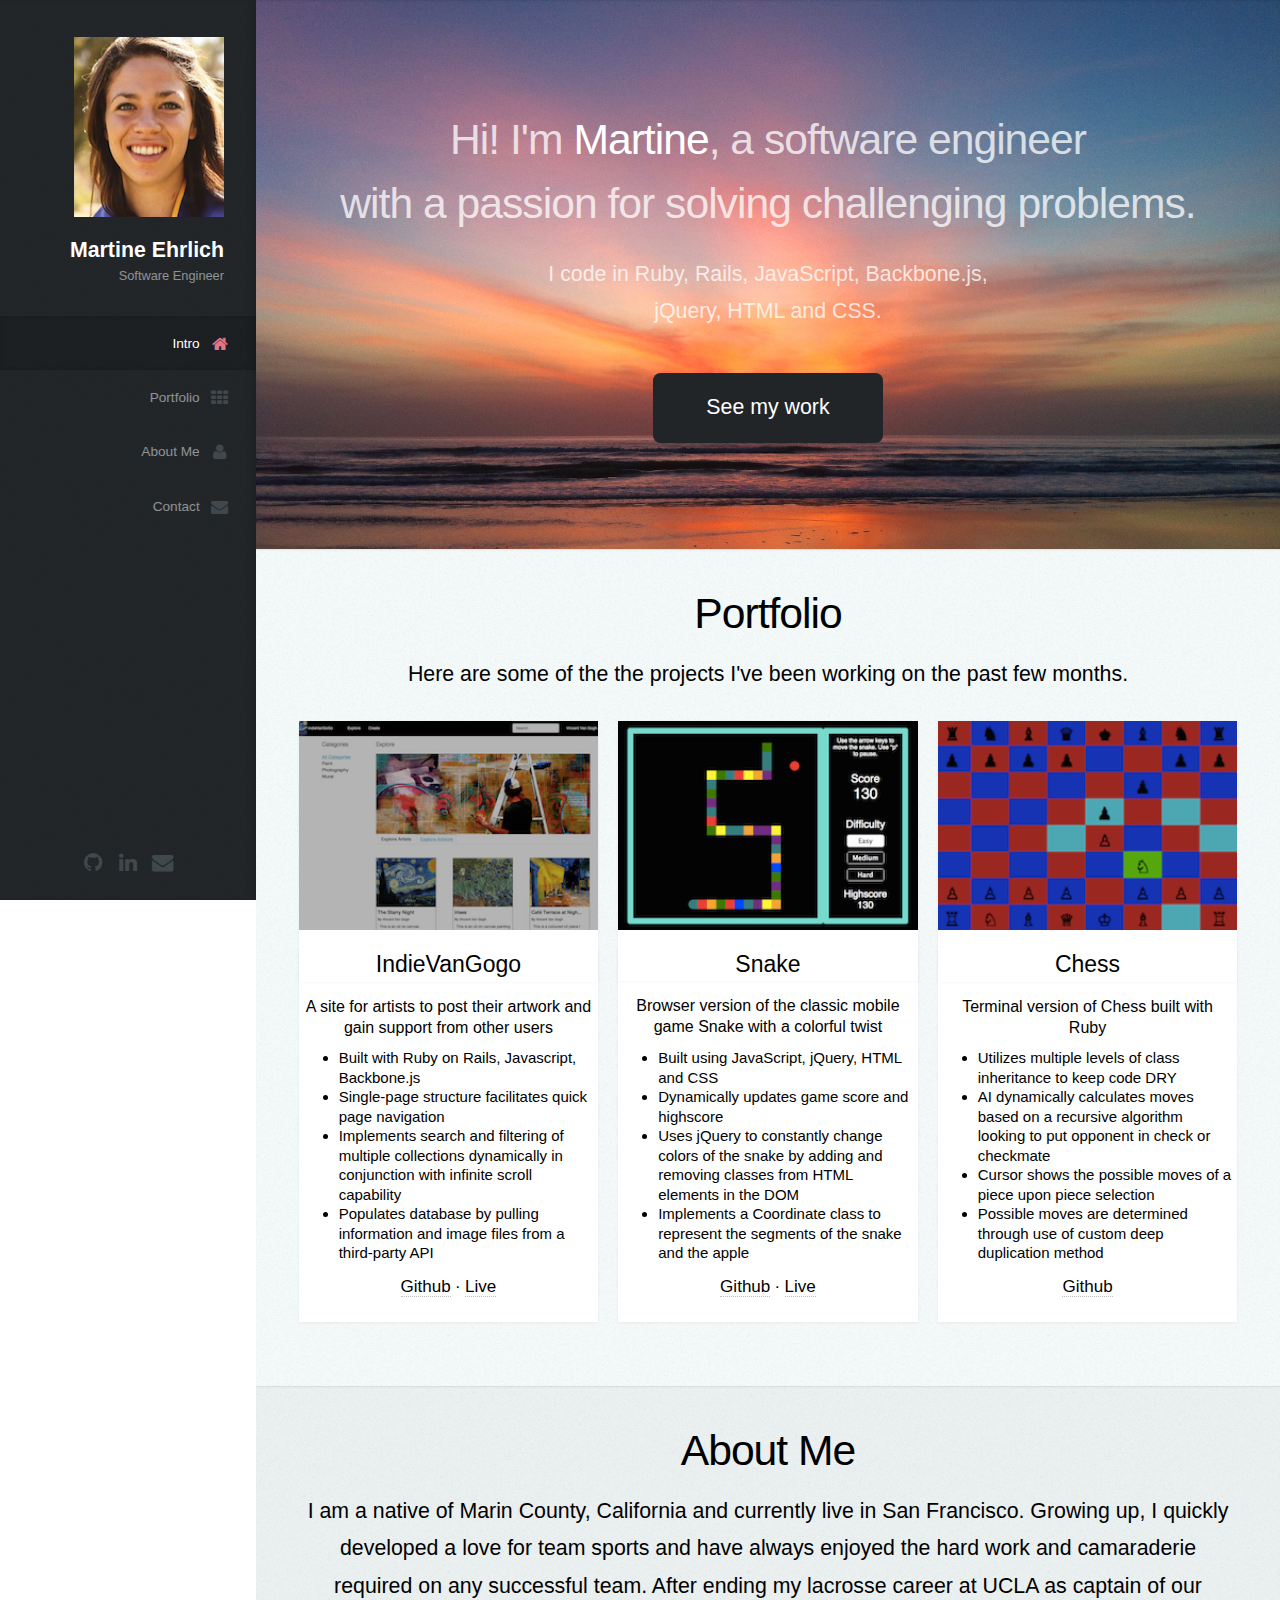
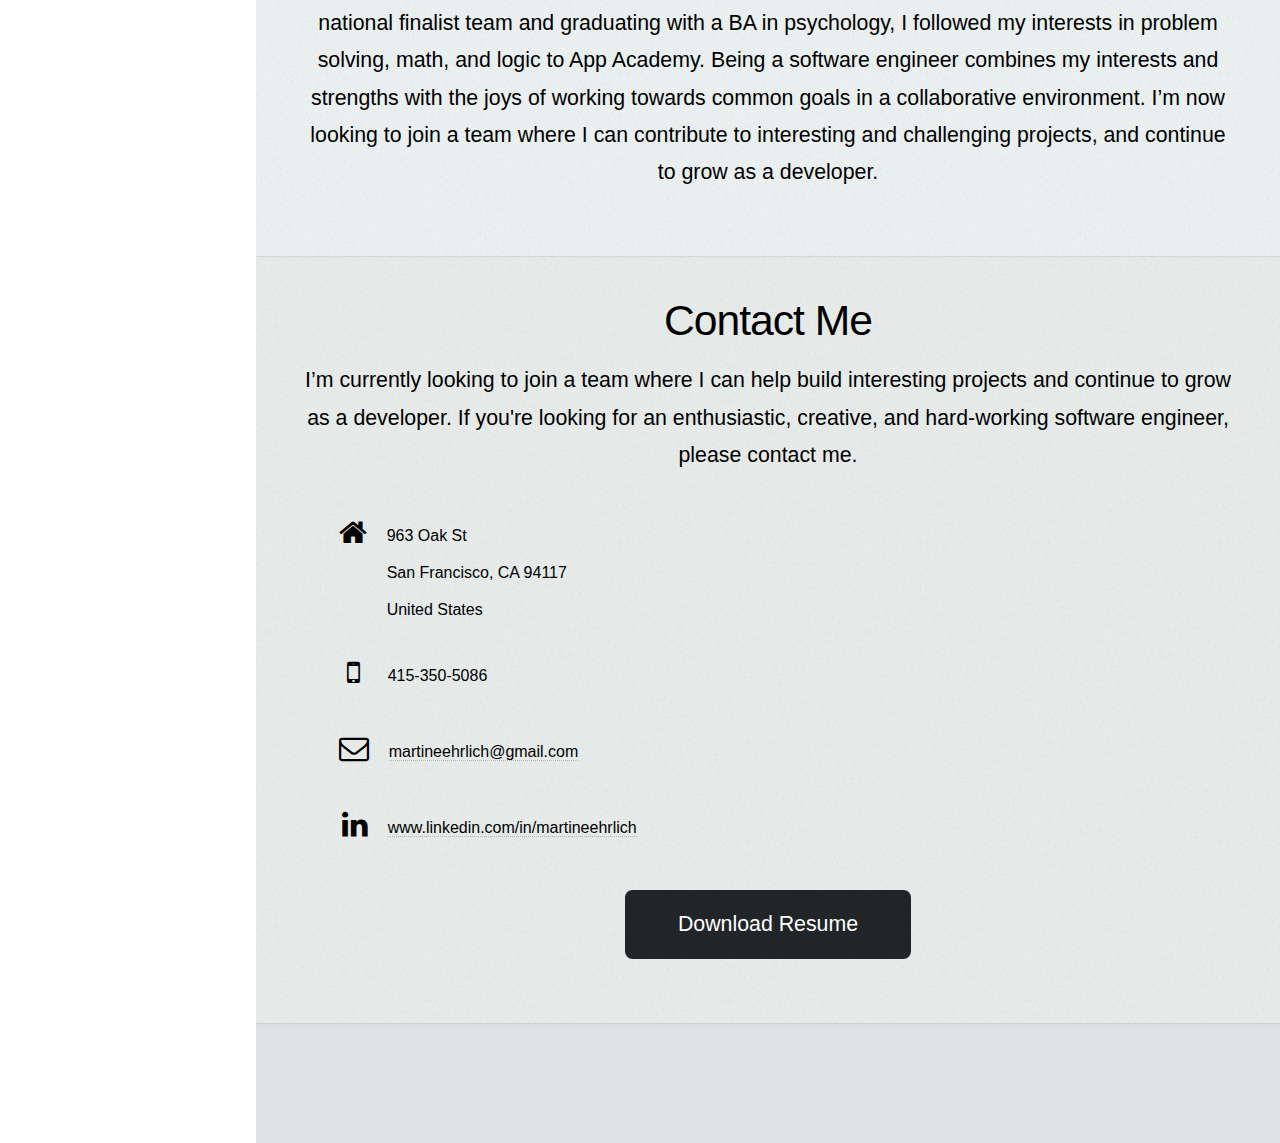
<file: index.html>
<!DOCTYPE HTML>
<!--
	Prologue by HTML5 UP
	html5up.net | @n33co
	Free for personal and commercial use under the CCA 3.0 license (html5up.net/license)
-->
<html>
	<head>
		<title>Martine Ehrlich</title>
		<meta charset="utf-8" />
		<meta name="viewport" content="width=device-width, initial-scale=1" />
		<!--[if lte IE 8]><script src="assets/js/ie/html5shiv.js"></script><![endif]-->
		<link rel="stylesheet" href="assets/css/main.css" />
		<!--[if lte IE 8]><link rel="stylesheet" href="assets/css/ie8.css" /><![endif]-->
		<!--[if lte IE 9]><link rel="stylesheet" href="assets/css/ie9.css" /><![endif]-->
	</head>
	<body>

		<!-- Header -->
			<div id="header">

				<div class="top">

					<!-- Logo -->
						<div id="logo" class="clearfix">
							<span class="image avatar48"><img src="images/profile_picture.png" alt="" /></span>
							<h1 id="title">Martine Ehrlich</h1>
							<p>Software Engineer</p>
						</div>

					<!-- Nav -->
						<nav id="nav">
							<!--

								Prologue's nav expects links in one of two formats:

								1. Hash link (scrolls to a different section within the page)

								   <li><a href="#foobar" id="foobar-link" class="icon fa-whatever-icon-you-want skel-layers-ignoreHref"><span class="label">Foobar</span></a></li>

								2. Standard link (sends the user to another page/site)

								   <li><a href="http://foobar.tld" id="foobar-link" class="icon fa-whatever-icon-you-want"><span class="label">Foobar</span></a></li>

							-->
							<ul>
								<li><a href="#top" id="top-link" class="skel-layers-ignoreHref"><span class="icon fa-home">Intro</span></a></li>
								<li><a href="#portfolio" id="portfolio-link" class="skel-layers-ignoreHref"><span class="icon fa-th">Portfolio</span></a></li>
								<li><a href="#about" id="about-link" class="skel-layers-ignoreHref"><span class="icon fa-user">About Me</span></a></li>
								<li><a href="#contact" id="contact-link" class="skel-layers-ignoreHref"><span class="icon fa-envelope">Contact</span></a></li>
							</ul>
						</nav>

				</div>

				<div class="bottom">

					<!-- Social Icons -->
						<ul class="icons">
							<li><a href="https://github.com/martineehrlich" class="icon fa-github"><span class="label">Github</span></a></li>
							<li><a href="https://www.linkedin.com/in/martineehrlich" class="icon fa-linkedin"><span class="label">LinkedIn</span></a></li>
							<li><a href="mailto:martineehrlich@gmail.com" class="icon fa-envelope"><span class="label">Email</span></a></li>
						</ul>

				</div>

			</div>

		<!-- Main -->
			<div id="main">

				<!-- Intro -->
					<section id="top" class="one dark cover">
						<div class="container">

							<header>
								<h2 class="alt">Hi! I'm <strong>Martine</strong>, a software engineer <br />
								with a passion for solving challenging problems. </h2>
								<p>I code in Ruby, Rails, JavaScript, Backbone.js, <br />
								jQuery, HTML and CSS.</p>
							</header>

							<footer>
								<a href="#portfolio" class="button scrolly">See my work</a>
							</footer>

						</div>
					</section>

				<!-- Portfolio -->
					<section id="portfolio" class="two">
						<div class="container">

							<header>
								<h2 class="portfolio">Portfolio</h2>
							</header>

							<p class="portfolio-header">Here are some of the the projects I've been working on the past few months.</p>

							<div class="row">
								<div class="4u 12u$(mobile)">
									<article class="item">
										<a href="#" class="image fit"><img src="images/indievangogo.png" alt="" /></a>
										<header>
											<h3 class="project-header item">IndieVanGogo</h3>
											<p class="portfolio-text">
												A site for artists to post their artwork and gain support from other users</p>
												<ul class="portfolio-text">
													<li>Built with Ruby on Rails, Javascript, Backbone.js</li>
													<li>Single-page structure facilitates quick page navigation </li>
													<li>Implements search and filtering of multiple collections dynamically in conjunction with infinite scroll capability</li>
													<li>Populates database by pulling information and image files from a third-party API</li>
												</ul>
												<a href="http://github.com/martineehrlich/indieVanGoGo">Github</a> ∙ <a href="http://www.indievangogo.com">Live</a>
										</header>
									</article>
								</div>
								<div class="4u 12u$(mobile)">
									<article class="item">
										<a href="#" class="image fit"><img src="images/snake.png" alt="" /></a>
										<header>
											<h3 class="project-header item">Snake</h3>
											<p class="portfolio-text">
												Browser version of the classic mobile game Snake with a colorful twist</p>
												<ul class="portfolio-text">
													<li>Built using JavaScript, jQuery, HTML and CSS</li>
													<li>Dynamically updates game score and highscore</li>
													<li>Uses jQuery to constantly change colors of the snake by adding and removing classes from HTML elements in the DOM</li>
													<li>Implements a Coordinate class to represent the segments of the snake and the apple</li>
												</ul>
										<a href="http://github.com/martineehrlich/snake">Github</a> ∙ <a href="http://martineehrlich.github.io/snake/html/index.html">Live</a>
										</header>
									</article>
								</div>
								<div class="4u$ 12u$(mobile)">
									<article class="item">
										<a href="#" class="image fit"><img src="images/chess.png" alt="" /></a>
										<header>
											<h3 class="project-header item">Chess</h3>
											<p class="portfolio-text">
												Terminal version of Chess built with Ruby</p>
												<ul class="portfolio-text">
													<li>Utilizes multiple levels of class inheritance to keep code DRY </li>
													<li>AI dynamically calculates moves based on a recursive algorithm looking to put opponent in check or checkmate</li>
													<li>Cursor shows the possible moves of a piece upon piece selection</li>
													<li>Possible moves are determined through use of custom deep duplication method</li>
												</ul>
												<a href="http://github.com/martineehrlich/chess">Github</a>
										</header>
									</article>
								</div>
							</div>

						</div>
					</section>

				<!-- About Me -->
					<section id="about" class="three">
						<div class="container">

							<header>
								<h2 class="portfolio">About Me</h2>
							</header>

							<p class="about-me-paragraph">I am a native of Marin County, California and currently live in San Francisco. Growing up, I quickly developed a love for team sports and have always enjoyed the hard work and camaraderie required on any successful team. After ending my lacrosse career at UCLA as captain of our national finalist team and graduating with a BA in psychology, I followed my interests in problem solving, math, and logic to App Academy. Being a software engineer combines my interests and strengths with the joys of working towards common goals in a collaborative environment. I’m now looking to join a team where I can contribute to interesting and challenging projects, and continue to grow as a developer. </p>
						</div>
					</section>

				<!-- Contact -->
					<section id="contact" class="four">
						<div class="container">

							<header>
								<h2 class="portfolio">Contact Me</h2>
							</header>

							<p>I’m currently looking to join a team where I can help build interesting projects and continue to grow as a developer. If you're looking for an enthusiastic, creative, and hard-working software engineer, please contact me.
							</p>

<div class="12u$ 12u$(small)">
			<ul class="labeled-icons clearfix">
				<li class="contact-info class address">
					<h3 class="contact-info-icon icon fa-home"><span class="label">Address</span></h3>
					963 Oak St<br>
					San Francisco, CA 94117<br>
					United States
				</li>
				<li class="contact-info phone">
				<h3 class="contact-info-icon icon fa-mobile"><span class="label">Phone</span></h3>
					<span class="contact-info phone">415-350-5086</span>
				</li>
				<li class="contact-info">
					<h3 class="contact-info-icon icon fa-envelope-o"><span class="label">Email</span></h3>
					<a href="#">martineehrlich@gmail.com</a>
				</li>
				<li class="contact-info linked">
					<h3 class="contact-info-icon icon fa-linkedin"><span class="label">LinkedIn</span></h3>
					<a href="https://www.linkedin.com/in/martineehrlich">www.linkedin.com/in/martineehrlich</a>
				</li>
			</ul>
			<div>
				<a class="button" href="images/Resume-Martine-Ehrlich.pdf" download="Resume - Martine Ehrlich">Download Resume</a>
			</div>
		</div>
					</section>


			</div>

		<!-- Footer -->
			<div id="footer">

				<!-- Copyright -->

			</div>

		<!-- Scripts -->
			<script src="assets/js/jquery.min.js"></script>
			<script src="assets/js/jquery.scrolly.min.js"></script>
			<script src="assets/js/jquery.scrollzer.min.js"></script>
			<script src="assets/js/skel.min.js"></script>
			<script src="assets/js/util.js"></script>
			<!--[if lte IE 8]><script src="assets/js/ie/respond.min.js"></script><![endif]-->
			<script src="assets/js/main.js"></script>

	</body>
</html>
</file>
<file: assets/css/ie8.css>
/*
	Prologue by HTML5 UP
	html5up.net | @n33co
	Free for personal and commercial use under the CCA 3.0 license (html5up.net/license)
*/

/* Section/Article */

	section > .last-child, section.last-child, article > .last-child, article.last-child {
		margin-bottom: 0;
	}

/* Form */

	form input[type="text"],
	form input[type="email"],
	form input[type="password"],
	form select,
	form textarea {
		-ms-behavior: url("assets/js/ie/PIE.htc");
	}

/* Button */

	input[type="button"],
	input[type="submit"],
	input[type="reset"],
	button,
	.button {
		-ms-behavior: url("assets/js/ie/PIE.htc");
	}

/* Header */

	#nav ul li a {
		color: #888;
	}

		#nav ul li a.active {
			background: #1C2022;
		}

	#headerToggle .toggle {
		background-color: #888;
	}

/* Main */

	#main > section.cover {
		background-position: auto;
		-ms-behavior: url("assets/js/ie/backgroundsize.min.htc");
	}
</file>
<file: assets/css/ie9.css>
/*
	Prologue by HTML5 UP
	html5up.net | @n33co
	Free for personal and commercial use under the CCA 3.0 license (html5up.net/license)
*/

/* Button */

	input[type="button"],
	input[type="submit"],
	input[type="reset"],
	button,
	.button {
		background-image: url("images/ie/grad0-15.svg");
	}
</file>
<file: assets/css/main.css>
@import url("font-awesome.min.css");
@import url("http://fonts.googleapis.com/css?family=Source+Sans+Pro:300,300italic,400,600");

/*
	Prologue by HTML5 UP
	html5up.net | @n33co
	Free for personal and commercial use under the CCA 3.0 license (html5up.net/license)
*/

/* Reset */

	html, body, div, span, applet, object, iframe, h1, h2, h3, h4, h5, h6, p, blockquote, pre, a, abbr, acronym, address, big, cite, code, del, dfn, em, img, ins, kbd, q, s, samp, small, strike, strong, sub, sup, tt, var, b, u, i, center, dl, dt, dd, ol, ul, li, fieldset, form, label, legend, table, caption, tbody, tfoot, thead, tr, th, td, article, aside, canvas, details, embed, figure, figcaption, footer, header, hgroup, menu, nav, output, ruby, section, summary, time, mark, audio, video {
		margin: 0;
		padding: 0;
		border: 0;
		font-size: 100%;
		font: inherit;
		vertical-align: baseline;
	}

	article, aside, details, figcaption, figure, footer, header, hgroup, menu, nav, section {
		display: block;
	}

	h3.project-header.item{
		font-size: 23px;
		margin-bottom: 15px;
	}

	h2.portfolio {
		line-height: 0;
	}

	.about-me-paragraph{
		margin-bottom: 0px;
	}
	p.portfolio-header{
		margin-bottom: 28px
	}

	#logo.clearfix:after{
		content: "";
		display: block;
		clear: both;
	}

	li.contact-info{
		height: 40px;
		position: relative;
		margin-left: 40px;
		margin-top: 36px;
		margin-bottom: 30px;
		text-align: left;
		font-size: 16px;
	}

	span.contact-info.phone{
		margin-left: 8px;
	}

	li.contact-info.phone{
		margin-top: 100px;
		margin-left: 48px;
	}

	.contact-info-icon.icon.fa-home{
		height: 50px;
	}

	li.contact-info.linked{
		margin-left: 43px;
	}

	h3.contact-info-icon.icon{
		position: relative;
		float: left;
		margin-right: 20px;
		margin-bottom: 40px;
	}

	ul.labeled-icons.clearfix::after {
		content: "";
		display: block;
		clear: both;
	}

	ul.labeled-icons.clearfix{
		margin-bottom: 5px;
	}

	body {
		line-height: 1;
	}

	ol, ul {
		list-style: none;
	}

	blockquote, q {
		quotes: none;
	}

	blockquote:before, blockquote:after, q:before, q:after {
		content: '';
		content: none;
	}

	table {
		border-collapse: collapse;
		border-spacing: 0;
	}

	body {
		-webkit-text-size-adjust: none;
	}

/* Box Model */

	*, *:before, *:after {
		-moz-box-sizing: border-box;
		-webkit-box-sizing: border-box;
		box-sizing: border-box;
	}

/* Containers */

	.container {
		margin-left: auto;
		margin-right: auto;
	}

	.container.\31 25\25 {
		width: 100%;
		max-width: 1750px;
		min-width: 1400px;
	}

	.container.\37 5\25 {
		width: 1050px;
	}

	.container.\35 0\25 {
		width: 700px;
	}

	.container.\32 5\25 {
		width: 350px;
	}

	.container {
		width: 1400px;
	}

	@media screen and (min-width: 961px) and (max-width: 1880px) {

		.container.\31 25\25 {
			width: 100%;
			max-width: 1500px;
			min-width: 1200px;
		}

		.container.\37 5\25 {
			width: 900px;
		}

		.container.\35 0\25 {
			width: 600px;
		}

		.container.\32 5\25 {
			width: 300px;
		}

		.container {
			width: 1200px;
		}

	}

	@media screen and (min-width: 961px) and (max-width: 1620px) {

		.container.\31 25\25 {
			width: 100%;
			max-width: 1200px;
			min-width: 960px;
		}

		.container.\37 5\25 {
			width: 720px;
		}

		.container.\35 0\25 {
			width: 480px;
		}

		.container.\32 5\25 {
			width: 240px;
		}

		.container {
			width: 960px;
		}

	}

	@media screen and (min-width: 961px) and (max-width: 1320px) {

		.container.\31 25\25 {
			width: 100%;
			max-width: 125%;
			min-width: 100%;
		}

		.container.\37 5\25 {
			width: 75%;
		}

		.container.\35 0\25 {
			width: 50%;
		}

		.container.\32 5\25 {
			width: 25%;
		}

		.container {
			width: 100%;
		}

	}

	@media screen and (max-width: 960px) {

		.container.\31 25\25 {
			width: 100%;
			max-width: 125%;
			min-width: 100%;
		}

		.container.\37 5\25 {
			width: 75%;
		}

		.container.\35 0\25 {
			width: 50%;
		}

		.container.\32 5\25 {
			width: 25%;
		}

		.container {
			width: 100%;
		}

	}

	@media screen and (max-width: 736px) {

		.container.\31 25\25 {
			width: 100%;
			max-width: 125%;
			min-width: 100%;
		}

		.container.\37 5\25 {
			width: 75%;
		}

		.container.\35 0\25 {
			width: 50%;
		}

		.container.\32 5\25 {
			width: 25%;
		}

		.container {
			width: 100% !important;
		}

	}

/* Grid */

	.row {
		border-bottom: solid 1px transparent;
		-moz-box-sizing: border-box;
		-webkit-box-sizing: border-box;
		box-sizing: border-box;
	}

	.row > * {
		float: left;
		-moz-box-sizing: border-box;
		-webkit-box-sizing: border-box;
		box-sizing: border-box;
	}

	.row:after, .row:before {
		content: '';
		display: block;
		clear: both;
		height: 0;
	}

	.row.uniform > * > :first-child {
		margin-top: 0;
	}

	.row.uniform > * > :last-child {
		margin-bottom: 0;
	}

	.row.\30 \25 > * {
		padding: 0px 0 0 0px;
	}

	.row.\30 \25 {
		margin: 0px 0 -1px 0px;
	}

	.row.uniform.\30 \25 > * {
		padding: 0px 0 0 0px;
	}

	.row.uniform.\30 \25 {
		margin: 0px 0 -1px 0px;
	}

	.row > * {
		padding: 40px 0 0 40px;
	}

	.row {
		margin: -40px 0 -1px -40px;
	}

	.row.uniform > * {
		padding: 40px 0 0 40px;
	}

	.row.uniform {
		margin: -40px 0 -1px -40px;
	}

	.row.\32 00\25 > * {
		padding: 80px 0 0 80px;
	}

	.row.\32 00\25 {
		margin: -80px 0 -1px -80px;
	}

	.row.uniform.\32 00\25 > * {
		padding: 80px 0 0 80px;
	}

	.row.uniform.\32 00\25 {
		margin: -80px 0 -1px -80px;
	}

	.row.\31 50\25 > * {
		padding: 60px 0 0 60px;
	}

	.row.\31 50\25 {
		margin: -60px 0 -1px -60px;
	}

	.row.uniform.\31 50\25 > * {
		padding: 60px 0 0 60px;
	}

	.row.uniform.\31 50\25 {
		margin: -60px 0 -1px -60px;
	}

	.row.\35 0\25 > * {
		padding: 20px 0 0 20px;
	}

	.row.\35 0\25 {
		margin: -20px 0 -1px -20px;
	}

	.row.uniform.\35 0\25 > * {
		padding: 20px 0 0 20px;
	}

	.row.uniform.\35 0\25 {
		margin: -20px 0 -1px -20px;
	}

	.row.\32 5\25 > * {
		padding: 10px 0 0 10px;
	}

	.row.\32 5\25 {
		margin: -10px 0 -1px -10px;
	}

	.row.uniform.\32 5\25 > * {
		padding: 10px 0 0 10px;
	}

	.row.uniform.\32 5\25 {
		margin: -10px 0 -1px -10px;
	}

	.\31 2u, .\31 2u\24 {
		width: 100%;
		clear: none;
		margin-left: 0;
	}

	.\31 1u, .\31 1u\24 {
		width: 91.6666666667%;
		clear: none;
		margin-left: 0;
	}

	.\31 0u, .\31 0u\24 {
		width: 83.3333333333%;
		clear: none;
		margin-left: 0;
	}

	.\39 u, .\39 u\24 {
		width: 75%;
		clear: none;
		margin-left: 0;
	}

	.\38 u, .\38 u\24 {
		width: 66.6666666667%;
		clear: none;
		margin-left: 0;
	}

	.\37 u, .\37 u\24 {
		width: 58.3333333333%;
		clear: none;
		margin-left: 0;
	}

	.\36 u, .\36 u\24 {
		width: 50%;
		clear: none;
		margin-left: 0;
	}

	.\35 u, .\35 u\24 {
		width: 41.6666666667%;
		clear: none;
		margin-left: 0;
	}

	.\34 u, .\34 u\24 {
		width: 33.3333333333%;
		clear: none;
		margin-left: 0;
	}

	.\33 u, .\33 u\24 {
		width: 25%;
		clear: none;
		margin-left: 0;
	}

	.\32 u, .\32 u\24 {
		width: 16.6666666667%;
		clear: none;
		margin-left: 0;
	}

	.\31 u, .\31 u\24 {
		width: 8.3333333333%;
		clear: none;
		margin-left: 0;
	}

	.\31 2u\24 + *,
	.\31 1u\24 + *,
	.\31 0u\24 + *,
	.\39 u\24 + *,
	.\38 u\24 + *,
	.\37 u\24 + *,
	.\36 u\24 + *,
	.\35 u\24 + *,
	.\34 u\24 + *,
	.\33 u\24 + *,
	.\32 u\24 + *,
	.\31 u\24 + * {
		clear: left;
	}

	.\-11u {
		margin-left: 91.66667%;
	}

	.\-10u {
		margin-left: 83.33333%;
	}

	.\-9u {
		margin-left: 75%;
	}

	.\-8u {
		margin-left: 66.66667%;
	}

	.\-7u {
		margin-left: 58.33333%;
	}

	.\-6u {
		margin-left: 50%;
	}

	.\-5u {
		margin-left: 41.66667%;
	}

	.\-4u {
		margin-left: 33.33333%;
	}

	.\-3u {
		margin-left: 25%;
	}

	.\-2u {
		margin-left: 16.66667%;
	}

	.\-1u {
		margin-left: 8.33333%;
	}

	@media screen and (min-width: 961px) and (max-width: 1880px) {

		.row > * {
			padding: 40px 0 0 40px;
		}

		.row {
			margin: -40px 0 -1px -40px;
		}

		.row.uniform > * {
			padding: 40px 0 0 40px;
		}

		.row.uniform {
			margin: -40px 0 -1px -40px;
		}

		.row.\32 00\25 > * {
			padding: 80px 0 0 80px;
		}

		.row.\32 00\25 {
			margin: -80px 0 -1px -80px;
		}

		.row.uniform.\32 00\25 > * {
			padding: 80px 0 0 80px;
		}

		.row.uniform.\32 00\25 {
			margin: -80px 0 -1px -80px;
		}

		.row.\31 50\25 > * {
			padding: 60px 0 0 60px;
		}

		.row.\31 50\25 {
			margin: -60px 0 -1px -60px;
		}

		.row.uniform.\31 50\25 > * {
			padding: 60px 0 0 60px;
		}

		.row.uniform.\31 50\25 {
			margin: -60px 0 -1px -60px;
		}

		.row.\35 0\25 > * {
			padding: 20px 0 0 20px;
		}

		.row.\35 0\25 {
			margin: -20px 0 -1px -20px;
		}

		.row.uniform.\35 0\25 > * {
			padding: 20px 0 0 20px;
		}

		.row.uniform.\35 0\25 {
			margin: -20px 0 -1px -20px;
		}

		.row.\32 5\25 > * {
			padding: 10px 0 0 10px;
		}

		.row.\32 5\25 {
			margin: -10px 0 -1px -10px;
		}

		.row.uniform.\32 5\25 > * {
			padding: 10px 0 0 10px;
		}

		.row.uniform.\32 5\25 {
			margin: -10px 0 -1px -10px;
		}

		.\31 2u\28wide\29, .\31 2u\24\28wide\29 {
			width: 100%;
			clear: none;
			margin-left: 0;
		}

		.\31 1u\28wide\29, .\31 1u\24\28wide\29 {
			width: 91.6666666667%;
			clear: none;
			margin-left: 0;
		}

		.\31 0u\28wide\29, .\31 0u\24\28wide\29 {
			width: 83.3333333333%;
			clear: none;
			margin-left: 0;
		}

		.\39 u\28wide\29, .\39 u\24\28wide\29 {
			width: 75%;
			clear: none;
			margin-left: 0;
		}

		.\38 u\28wide\29, .\38 u\24\28wide\29 {
			width: 66.6666666667%;
			clear: none;
			margin-left: 0;
		}

		.\37 u\28wide\29, .\37 u\24\28wide\29 {
			width: 58.3333333333%;
			clear: none;
			margin-left: 0;
		}

		.\36 u\28wide\29, .\36 u\24\28wide\29 {
			width: 50%;
			clear: none;
			margin-left: 0;
		}

		.\35 u\28wide\29, .\35 u\24\28wide\29 {
			width: 41.6666666667%;
			clear: none;
			margin-left: 0;
		}

		.\34 u\28wide\29, .\34 u\24\28wide\29 {
			width: 33.3333333333%;
			clear: none;
			margin-left: 0;
		}

		.\33 u\28wide\29, .\33 u\24\28wide\29 {
			width: 25%;
			clear: none;
			margin-left: 0;
		}

		.\32 u\28wide\29, .\32 u\24\28wide\29 {
			width: 16.6666666667%;
			clear: none;
			margin-left: 0;
		}

		.\31 u\28wide\29, .\31 u\24\28wide\29 {
			width: 8.3333333333%;
			clear: none;
			margin-left: 0;
		}

		.\31 2u\24\28wide\29 + *,
		.\31 1u\24\28wide\29 + *,
		.\31 0u\24\28wide\29 + *,
		.\39 u\24\28wide\29 + *,
		.\38 u\24\28wide\29 + *,
		.\37 u\24\28wide\29 + *,
		.\36 u\24\28wide\29 + *,
		.\35 u\24\28wide\29 + *,
		.\34 u\24\28wide\29 + *,
		.\33 u\24\28wide\29 + *,
		.\32 u\24\28wide\29 + *,
		.\31 u\24\28wide\29 + * {
			clear: left;
		}

		.\-11u\28wide\29 {
			margin-left: 91.66667%;
		}

		.\-10u\28wide\29 {
			margin-left: 83.33333%;
		}

		.\-9u\28wide\29 {
			margin-left: 75%;
		}

		.\-8u\28wide\29 {
			margin-left: 66.66667%;
		}

		.\-7u\28wide\29 {
			margin-left: 58.33333%;
		}

		.\-6u\28wide\29 {
			margin-left: 50%;
		}

		.\-5u\28wide\29 {
			margin-left: 41.66667%;
		}

		.\-4u\28wide\29 {
			margin-left: 33.33333%;
		}

		.\-3u\28wide\29 {
			margin-left: 25%;
		}

		.\-2u\28wide\29 {
			margin-left: 16.66667%;
		}

		.\-1u\28wide\29 {
			margin-left: 8.33333%;
		}

	}

	@media screen and (min-width: 961px) and (max-width: 1620px) {

		.row > * {
			padding: 40px 0 0 40px;
		}

		.row {
			margin: -40px 0 -1px -40px;
		}

		.row.uniform > * {
			padding: 40px 0 0 40px;
		}

		.row.uniform {
			margin: -40px 0 -1px -40px;
		}

		.row.\32 00\25 > * {
			padding: 80px 0 0 80px;
		}

		.row.\32 00\25 {
			margin: -80px 0 -1px -80px;
		}

		.row.uniform.\32 00\25 > * {
			padding: 80px 0 0 80px;
		}

		.row.uniform.\32 00\25 {
			margin: -80px 0 -1px -80px;
		}

		.row.\31 50\25 > * {
			padding: 60px 0 0 60px;
		}

		.row.\31 50\25 {
			margin: -60px 0 -1px -60px;
		}

		.row.uniform.\31 50\25 > * {
			padding: 60px 0 0 60px;
		}

		.row.uniform.\31 50\25 {
			margin: -60px 0 -1px -60px;
		}

		.row.\35 0\25 > * {
			padding: 20px 0 0 20px;
		}

		.row.\35 0\25 {
			margin: -20px 0 -1px -20px;
		}

		.row.uniform.\35 0\25 > * {
			padding: 20px 0 0 20px;
		}

		.row.uniform.\35 0\25 {
			margin: -20px 0 -1px -20px;
		}

		.row.\32 5\25 > * {
			padding: 10px 0 0 10px;
		}

		.row.\32 5\25 {
			margin: -10px 0 -1px -10px;
		}

		.row.uniform.\32 5\25 > * {
			padding: 10px 0 0 10px;
		}

		.row.uniform.\32 5\25 {
			margin: -10px 0 -1px -10px;
		}

		.\31 2u\28normal\29, .\31 2u\24\28normal\29 {
			width: 100%;
			clear: none;
			margin-left: 0;
		}

		.\31 1u\28normal\29, .\31 1u\24\28normal\29 {
			width: 91.6666666667%;
			clear: none;
			margin-left: 0;
		}

		.\31 0u\28normal\29, .\31 0u\24\28normal\29 {
			width: 83.3333333333%;
			clear: none;
			margin-left: 0;
		}

		.\39 u\28normal\29, .\39 u\24\28normal\29 {
			width: 75%;
			clear: none;
			margin-left: 0;
		}

		.\38 u\28normal\29, .\38 u\24\28normal\29 {
			width: 66.6666666667%;
			clear: none;
			margin-left: 0;
		}

		.\37 u\28normal\29, .\37 u\24\28normal\29 {
			width: 58.3333333333%;
			clear: none;
			margin-left: 0;
		}

		.\36 u\28normal\29, .\36 u\24\28normal\29 {
			width: 50%;
			clear: none;
			margin-left: 0;
		}

		.\35 u\28normal\29, .\35 u\24\28normal\29 {
			width: 41.6666666667%;
			clear: none;
			margin-left: 0;
		}

		.\34 u\28normal\29, .\34 u\24\28normal\29 {
			width: 33.3333333333%;
			clear: none;
			margin-left: 0;
		}

		.\33 u\28normal\29, .\33 u\24\28normal\29 {
			width: 25%;
			clear: none;
			margin-left: 0;
		}

		.\32 u\28normal\29, .\32 u\24\28normal\29 {
			width: 16.6666666667%;
			clear: none;
			margin-left: 0;
		}

		.\31 u\28normal\29, .\31 u\24\28normal\29 {
			width: 8.3333333333%;
			clear: none;
			margin-left: 0;
		}

		.\31 2u\24\28normal\29 + *,
		.\31 1u\24\28normal\29 + *,
		.\31 0u\24\28normal\29 + *,
		.\39 u\24\28normal\29 + *,
		.\38 u\24\28normal\29 + *,
		.\37 u\24\28normal\29 + *,
		.\36 u\24\28normal\29 + *,
		.\35 u\24\28normal\29 + *,
		.\34 u\24\28normal\29 + *,
		.\33 u\24\28normal\29 + *,
		.\32 u\24\28normal\29 + *,
		.\31 u\24\28normal\29 + * {
			clear: left;
		}

		.\-11u\28normal\29 {
			margin-left: 91.66667%;
		}

		.\-10u\28normal\29 {
			margin-left: 83.33333%;
		}

		.\-9u\28normal\29 {
			margin-left: 75%;
		}

		.\-8u\28normal\29 {
			margin-left: 66.66667%;
		}

		.\-7u\28normal\29 {
			margin-left: 58.33333%;
		}

		.\-6u\28normal\29 {
			margin-left: 50%;
		}

		.\-5u\28normal\29 {
			margin-left: 41.66667%;
		}

		.\-4u\28normal\29 {
			margin-left: 33.33333%;
		}

		.\-3u\28normal\29 {
			margin-left: 25%;
		}

		.\-2u\28normal\29 {
			margin-left: 16.66667%;
		}

		.\-1u\28normal\29 {
			margin-left: 8.33333%;
		}

	}

	@media screen and (min-width: 961px) and (max-width: 1320px) {

		.row > * {
			padding: 20px 0 0 20px;
		}

		.row {
			margin: -20px 0 -1px -20px;
		}

		.row.uniform > * {
			padding: 20px 0 0 20px;
		}

		.row.uniform {
			margin: -20px 0 -1px -20px;
		}

		.row.\32 00\25 > * {
			padding: 40px 0 0 40px;
		}

		.row.\32 00\25 {
			margin: -40px 0 -1px -40px;
		}

		.row.uniform.\32 00\25 > * {
			padding: 40px 0 0 40px;
		}

		.row.uniform.\32 00\25 {
			margin: -40px 0 -1px -40px;
		}

		.row.\31 50\25 > * {
			padding: 30px 0 0 30px;
		}

		.row.\31 50\25 {
			margin: -30px 0 -1px -30px;
		}

		.row.uniform.\31 50\25 > * {
			padding: 30px 0 0 30px;
		}

		.row.uniform.\31 50\25 {
			margin: -30px 0 -1px -30px;
		}

		.row.\35 0\25 > * {
			padding: 10px 0 0 10px;
		}

		.row.\35 0\25 {
			margin: -10px 0 -1px -10px;
		}

		.row.uniform.\35 0\25 > * {
			padding: 10px 0 0 10px;
		}

		.row.uniform.\35 0\25 {
			margin: -10px 0 -1px -10px;
		}

		.row.\32 5\25 > * {
			padding: 5px 0 0 5px;
		}

		.row.\32 5\25 {
			margin: -5px 0 -1px -5px;
		}

		.row.uniform.\32 5\25 > * {
			padding: 5px 0 0 5px;
		}

		.row.uniform.\32 5\25 {
			margin: -5px 0 -1px -5px;
		}

		.\31 2u\28narrow\29, .\31 2u\24\28narrow\29 {
			width: 100%;
			clear: none;
			margin-left: 0;
		}

		.\31 1u\28narrow\29, .\31 1u\24\28narrow\29 {
			width: 91.6666666667%;
			clear: none;
			margin-left: 0;
		}

		.\31 0u\28narrow\29, .\31 0u\24\28narrow\29 {
			width: 83.3333333333%;
			clear: none;
			margin-left: 0;
		}

		.\39 u\28narrow\29, .\39 u\24\28narrow\29 {
			width: 75%;
			clear: none;
			margin-left: 0;
		}

		.\38 u\28narrow\29, .\38 u\24\28narrow\29 {
			width: 66.6666666667%;
			clear: none;
			margin-left: 0;
		}

		.\37 u\28narrow\29, .\37 u\24\28narrow\29 {
			width: 58.3333333333%;
			clear: none;
			margin-left: 0;
		}

		.\36 u\28narrow\29, .\36 u\24\28narrow\29 {
			width: 50%;
			clear: none;
			margin-left: 0;
		}

		.\35 u\28narrow\29, .\35 u\24\28narrow\29 {
			width: 41.6666666667%;
			clear: none;
			margin-left: 0;
		}

		.\34 u\28narrow\29, .\34 u\24\28narrow\29 {
			width: 33.3333333333%;
			clear: none;
			margin-left: 0;
		}

		.\33 u\28narrow\29, .\33 u\24\28narrow\29 {
			width: 25%;
			clear: none;
			margin-left: 0;
		}

		.\32 u\28narrow\29, .\32 u\24\28narrow\29 {
			width: 16.6666666667%;
			clear: none;
			margin-left: 0;
		}

		.\31 u\28narrow\29, .\31 u\24\28narrow\29 {
			width: 8.3333333333%;
			clear: none;
			margin-left: 0;
		}

		.\31 2u\24\28narrow\29 + *,
		.\31 1u\24\28narrow\29 + *,
		.\31 0u\24\28narrow\29 + *,
		.\39 u\24\28narrow\29 + *,
		.\38 u\24\28narrow\29 + *,
		.\37 u\24\28narrow\29 + *,
		.\36 u\24\28narrow\29 + *,
		.\35 u\24\28narrow\29 + *,
		.\34 u\24\28narrow\29 + *,
		.\33 u\24\28narrow\29 + *,
		.\32 u\24\28narrow\29 + *,
		.\31 u\24\28narrow\29 + * {
			clear: left;
		}

		.\-11u\28narrow\29 {
			margin-left: 91.66667%;
		}

		.\-10u\28narrow\29 {
			margin-left: 83.33333%;
		}

		.\-9u\28narrow\29 {
			margin-left: 75%;
		}

		.\-8u\28narrow\29 {
			margin-left: 66.66667%;
		}

		.\-7u\28narrow\29 {
			margin-left: 58.33333%;
		}

		.\-6u\28narrow\29 {
			margin-left: 50%;
		}

		.\-5u\28narrow\29 {
			margin-left: 41.66667%;
		}

		.\-4u\28narrow\29 {
			margin-left: 33.33333%;
		}

		.\-3u\28narrow\29 {
			margin-left: 25%;
		}

		.\-2u\28narrow\29 {
			margin-left: 16.66667%;
		}

		.\-1u\28narrow\29 {
			margin-left: 8.33333%;
		}

	}

	@media screen and (max-width: 960px) {

		.row > * {
			padding: 20px 0 0 20px;
		}

		.row {
			margin: -20px 0 -1px -20px;
		}

		.row.uniform > * {
			padding: 20px 0 0 20px;
		}

		.row.uniform {
			margin: -20px 0 -1px -20px;
		}

		.row.\32 00\25 > * {
			padding: 40px 0 0 40px;
		}

		.row.\32 00\25 {
			margin: -40px 0 -1px -40px;
		}

		.row.uniform.\32 00\25 > * {
			padding: 40px 0 0 40px;
		}

		.row.uniform.\32 00\25 {
			margin: -40px 0 -1px -40px;
		}

		.row.\31 50\25 > * {
			padding: 30px 0 0 30px;
		}

		.row.\31 50\25 {
			margin: -30px 0 -1px -30px;
		}

		.row.uniform.\31 50\25 > * {
			padding: 30px 0 0 30px;
		}

		.row.uniform.\31 50\25 {
			margin: -30px 0 -1px -30px;
		}

		.row.\35 0\25 > * {
			padding: 10px 0 0 10px;
		}

		.row.\35 0\25 {
			margin: -10px 0 -1px -10px;
		}

		.row.uniform.\35 0\25 > * {
			padding: 10px 0 0 10px;
		}

		.row.uniform.\35 0\25 {
			margin: -10px 0 -1px -10px;
		}

		.row.\32 5\25 > * {
			padding: 5px 0 0 5px;
		}

		.row.\32 5\25 {
			margin: -5px 0 -1px -5px;
		}

		.row.uniform.\32 5\25 > * {
			padding: 5px 0 0 5px;
		}

		.row.uniform.\32 5\25 {
			margin: -5px 0 -1px -5px;
		}

		.\31 2u\28narrower\29, .\31 2u\24\28narrower\29 {
			width: 100%;
			clear: none;
			margin-left: 0;
		}

		.\31 1u\28narrower\29, .\31 1u\24\28narrower\29 {
			width: 91.6666666667%;
			clear: none;
			margin-left: 0;
		}

		.\31 0u\28narrower\29, .\31 0u\24\28narrower\29 {
			width: 83.3333333333%;
			clear: none;
			margin-left: 0;
		}

		.\39 u\28narrower\29, .\39 u\24\28narrower\29 {
			width: 75%;
			clear: none;
			margin-left: 0;
		}

		.\38 u\28narrower\29, .\38 u\24\28narrower\29 {
			width: 66.6666666667%;
			clear: none;
			margin-left: 0;
		}

		.\37 u\28narrower\29, .\37 u\24\28narrower\29 {
			width: 58.3333333333%;
			clear: none;
			margin-left: 0;
		}

		.\36 u\28narrower\29, .\36 u\24\28narrower\29 {
			width: 50%;
			clear: none;
			margin-left: 0;
		}

		.\35 u\28narrower\29, .\35 u\24\28narrower\29 {
			width: 41.6666666667%;
			clear: none;
			margin-left: 0;
		}

		.\34 u\28narrower\29, .\34 u\24\28narrower\29 {
			width: 33.3333333333%;
			clear: none;
			margin-left: 0;
		}

		.\33 u\28narrower\29, .\33 u\24\28narrower\29 {
			width: 25%;
			clear: none;
			margin-left: 0;
		}

		.\32 u\28narrower\29, .\32 u\24\28narrower\29 {
			width: 16.6666666667%;
			clear: none;
			margin-left: 0;
		}

		.\31 u\28narrower\29, .\31 u\24\28narrower\29 {
			width: 8.3333333333%;
			clear: none;
			margin-left: 0;
		}

		.\31 2u\24\28narrower\29 + *,
		.\31 1u\24\28narrower\29 + *,
		.\31 0u\24\28narrower\29 + *,
		.\39 u\24\28narrower\29 + *,
		.\38 u\24\28narrower\29 + *,
		.\37 u\24\28narrower\29 + *,
		.\36 u\24\28narrower\29 + *,
		.\35 u\24\28narrower\29 + *,
		.\34 u\24\28narrower\29 + *,
		.\33 u\24\28narrower\29 + *,
		.\32 u\24\28narrower\29 + *,
		.\31 u\24\28narrower\29 + * {
			clear: left;
		}

		.\-11u\28narrower\29 {
			margin-left: 91.66667%;
		}

		.\-10u\28narrower\29 {
			margin-left: 83.33333%;
		}

		.\-9u\28narrower\29 {
			margin-left: 75%;
		}

		.\-8u\28narrower\29 {
			margin-left: 66.66667%;
		}

		.\-7u\28narrower\29 {
			margin-left: 58.33333%;
		}

		.\-6u\28narrower\29 {
			margin-left: 50%;
		}

		.\-5u\28narrower\29 {
			margin-left: 41.66667%;
		}

		.\-4u\28narrower\29 {
			margin-left: 33.33333%;
		}

		.\-3u\28narrower\29 {
			margin-left: 25%;
		}

		.\-2u\28narrower\29 {
			margin-left: 16.66667%;
		}

		.\-1u\28narrower\29 {
			margin-left: 8.33333%;
		}

	}

	@media screen and (max-width: 736px) {

		.row > * {
			padding: 20px 0 0 20px;
		}

		.row {
			margin: -20px 0 -1px -20px;
		}

		.row.uniform > * {
			padding: 20px 0 0 20px;
		}

		.row.uniform {
			margin: -20px 0 -1px -20px;
		}

		.row.\32 00\25 > * {
			padding: 40px 0 0 40px;
		}

		.row.\32 00\25 {
			margin: -40px 0 -1px -40px;
		}

		.row.uniform.\32 00\25 > * {
			padding: 40px 0 0 40px;
		}

		.row.uniform.\32 00\25 {
			margin: -40px 0 -1px -40px;
		}

		.row.\31 50\25 > * {
			padding: 30px 0 0 30px;
		}

		.row.\31 50\25 {
			margin: -30px 0 -1px -30px;
		}

		.row.uniform.\31 50\25 > * {
			padding: 30px 0 0 30px;
		}

		.row.uniform.\31 50\25 {
			margin: -30px 0 -1px -30px;
		}

		.row.\35 0\25 > * {
			padding: 10px 0 0 10px;
		}

		.row.\35 0\25 {
			margin: -10px 0 -1px -10px;
		}

		.row.uniform.\35 0\25 > * {
			padding: 10px 0 0 10px;
		}

		.row.uniform.\35 0\25 {
			margin: -10px 0 -1px -10px;
		}

		.row.\32 5\25 > * {
			padding: 5px 0 0 5px;
		}

		.row.\32 5\25 {
			margin: -5px 0 -1px -5px;
		}

		.row.uniform.\32 5\25 > * {
			padding: 5px 0 0 5px;
		}

		.row.uniform.\32 5\25 {
			margin: -5px 0 -1px -5px;
		}

		.\31 2u\28mobile\29, .\31 2u\24\28mobile\29 {
			width: 100%;
			clear: none;
			margin-left: 0;
		}

		.\31 1u\28mobile\29, .\31 1u\24\28mobile\29 {
			width: 91.6666666667%;
			clear: none;
			margin-left: 0;
		}

		.\31 0u\28mobile\29, .\31 0u\24\28mobile\29 {
			width: 83.3333333333%;
			clear: none;
			margin-left: 0;
		}

		.\39 u\28mobile\29, .\39 u\24\28mobile\29 {
			width: 75%;
			clear: none;
			margin-left: 0;
		}

		.\38 u\28mobile\29, .\38 u\24\28mobile\29 {
			width: 66.6666666667%;
			clear: none;
			margin-left: 0;
		}

		.\37 u\28mobile\29, .\37 u\24\28mobile\29 {
			width: 58.3333333333%;
			clear: none;
			margin-left: 0;
		}

		.\36 u\28mobile\29, .\36 u\24\28mobile\29 {
			width: 50%;
			clear: none;
			margin-left: 0;
		}

		.\35 u\28mobile\29, .\35 u\24\28mobile\29 {
			width: 41.6666666667%;
			clear: none;
			margin-left: 0;
		}

		.\34 u\28mobile\29, .\34 u\24\28mobile\29 {
			width: 33.3333333333%;
			clear: none;
			margin-left: 0;
		}

		.\33 u\28mobile\29, .\33 u\24\28mobile\29 {
			width: 25%;
			clear: none;
			margin-left: 0;
		}

		.\32 u\28mobile\29, .\32 u\24\28mobile\29 {
			width: 16.6666666667%;
			clear: none;
			margin-left: 0;
		}

		.\31 u\28mobile\29, .\31 u\24\28mobile\29 {
			width: 8.3333333333%;
			clear: none;
			margin-left: 0;
		}

		.\31 2u\24\28mobile\29 + *,
		.\31 1u\24\28mobile\29 + *,
		.\31 0u\24\28mobile\29 + *,
		.\39 u\24\28mobile\29 + *,
		.\38 u\24\28mobile\29 + *,
		.\37 u\24\28mobile\29 + *,
		.\36 u\24\28mobile\29 + *,
		.\35 u\24\28mobile\29 + *,
		.\34 u\24\28mobile\29 + *,
		.\33 u\24\28mobile\29 + *,
		.\32 u\24\28mobile\29 + *,
		.\31 u\24\28mobile\29 + * {
			clear: left;
		}

		.\-11u\28mobile\29 {
			margin-left: 91.66667%;
		}

		.\-10u\28mobile\29 {
			margin-left: 83.33333%;
		}

		.\-9u\28mobile\29 {
			margin-left: 75%;
		}

		.\-8u\28mobile\29 {
			margin-left: 66.66667%;
		}

		.\-7u\28mobile\29 {
			margin-left: 58.33333%;
		}

		.\-6u\28mobile\29 {
			margin-left: 50%;
		}

		.\-5u\28mobile\29 {
			margin-left: 41.66667%;
		}

		.\-4u\28mobile\29 {
			margin-left: 33.33333%;
		}

		.\-3u\28mobile\29 {
			margin-left: 25%;
		}

		.\-2u\28mobile\29 {
			margin-left: 16.66667%;
		}

		.\-1u\28mobile\29 {
			margin-left: 8.33333%;
		}

	}

/* Basic */

	body {
		background: #fff;
		font-family: sans-serif;
		font-size: 19pt;
		font-weight: 500;
		line-height: 1.75em;
		color: black;
	}

		body.is-loading * {
			-moz-transition: none !important;
			-webkit-transition: none !important;
			-ms-transition: none !important;
			transition: none !important;
			-moz-animation: none !important;
			-webkit-animation: none !important;
			-ms-animation: none !important;
			animation: none !important;
		}

	input, textarea, select {
		font-family: sans-serif;
		font-size: 19pt;
		font-weight: 300;
		line-height: 1.75em;
		color: #888;
	}

	h1, h2, h3, h4, h5, h6 {
		font-weight: 500;
		color: black;
		line-height: 1.5em;
	}

	h1 a, h2 a, h3 a, h4 a, h5 a, h6 a {
		color: inherit;
		text-decoration: none;
	}

		h1 a strong, h2 a strong, h3 a strong, h4 a strong, h5 a strong, h6 a strong {
			color: #333;
		}

	h2 {
		font-size: 2em;
		letter-spacing: -1px;
	}

		h2.alt {
			color: #888;
		}

			h2.alt strong {
				color: #666;
			}

	h3 {
		font-size: 1.5em;
	}

	header {
		margin: 0 0 2em 0;
	}

		header > p {
			margin: 1em 0 0 0;
		}

	footer {
		margin: 2em 0 0 0;
	}

	strong, b {
		font-weight: 300;
		color: #666;
	}

	em, i {
		font-style: italic;
	}

	a {
		text-decoration: none;
		color: inherit;
		border-bottom: dotted 1px rgba(128, 128, 128, 0.5);
		-moz-transition: color 0.35s ease-in-out, border-bottom-color 0.35s ease-in-out;
		-webkit-transition: color 0.35s ease-in-out, border-bottom-color 0.35s ease-in-out;
		-ms-transition: color 0.35s ease-in-out, border-bottom-color 0.35s ease-in-out;
		transition: color 0.35s ease-in-out, border-bottom-color 0.35s ease-in-out;
		outline: 0;
	}

		a:hover {
			color: #E27689;
			border-bottom-color: rgba(255, 255, 255, 0);
		}

	sub {
		position: relative;
		top: 0.5em;
		font-size: 0.8em;
	}

	sup {
		position: relative;
		top: -0.5em;
		font-size: 0.8em;
	}

	hr {
		border: 0;
		border-top: solid 1px #ddd;
	}

	blockquote {
		border-left: solid 0.5em #ddd;
		padding: 1em 0 1em 2em;
		font-style: italic;
	}

	p, ul, ol, dl, table {
		margin-bottom: 2em;
	}

	br.clear {
		clear: both;
	}

/* Sections/Article */

	section, article {
		margin-bottom: 3em;
	}

		section > :last-child,
		section > .container, section:last-child, article > :last-child,
		article > .container, article:last-child {
			margin-bottom: 0;
		}

		.row > section, .row > article {
			margin-bottom: 0;
		}

/* Image */

	.image {
		display: inline-block;
		border: 0;
	}

		.image img {
			display: block;
			width: 100%;
		}

		.image.avatar48 {
			width: 150px;
			height: 180px;
			background: #f00;
		}

			.image.avatar48 img {
				width: 150px;
				height: 180px;
			}

		.image.fit {
			display: block;
			width: 100%;
		}

		.image.featured {
			display: block;
			width: 100%;
			margin: 0 0 2em 0;
		}

		.image.left {
			float: left;
			margin: 0 2em 2em 0;
		}

		.image.centered {
			display: block;
			margin: 0 0 2em 0;
		}

			.image.centered img {
				margin: 0 auto;
				width: auto;
			}
/* List */

.portfolio-text{
	font-size: 18px;
	line-height: 1.3;
	text-align: left;
}

p.portfolio-text{
	text-align: center;
  margin: 5px;
  margin-bottom: 10px;
  font-size: 16px;
}

ul.portfolio-text{
	margin: 5px;
	list-style: initial;
	margin-left: 40px;
	font-size: 15px;
}

	ul.default {
		list-style: disc;
		padding-left: 1em;
	}

		ul.default li {
			padding-left: 0.5em;
		}

	ul.icons {
		cursor: default;
	}

		ul.icons li {
			display: inline-block;
		}

		ul.icons a {
			display: inline-block;
			width: 2em;
			height: 2em;
			line-height: 2em;
			text-align: center;
			border: 0;
		}

	ol.default {
		list-style: decimal;
		padding-left: 1.25em;
	}

		ol.default li {
			padding-left: 0.25em;
		}

/* Form */

	form label {
		display: block;
		text-align: left;
		margin-bottom: 0.5em;
	}

	form input[type="text"],
	form input[type="email"],
	form input[type="password"],
	form select,
	form textarea {
		position: relative;
		-webkit-appearance: none;
		display: block;
		border: 0;
		outline: 0;
		background: #fff;
		background: rgba(255, 255, 255, 0.75);
		width: 100%;
		border-radius: 0.35em;
		padding: 0.75em 1em 0.75em 1em;
		box-shadow: inset 0 0.1em 0.1em 0 rgba(0, 0, 0, 0.05);
		border: solid 1px rgba(0, 0, 0, 0.15);
		-moz-transition: all 0.35s ease-in-out;
		-webkit-transition: all 0.35s ease-in-out;
		-ms-transition: all 0.35s ease-in-out;
		transition: all 0.35s ease-in-out;
	}

		form input[type="text"]:focus,
		form input[type="email"]:focus,
		form input[type="password"]:focus,
		form select:focus,
		form textarea:focus {
			box-shadow: 0 0 2px 1px #8ebebc;
			background: #fff;
		}

	form input[type="text"],
	form input[type="email"],
	form input[type="password"],
	form select {
		line-height: 1.25em;
	}

	form textarea {
		min-height: 14em;
	}

	form .formerize-placeholder {
		color: #555 !important;
	}

	form ::-webkit-input-placeholder {
		color: #555 !important;
	}

	form :-moz-placeholder {
		color: #555 !important;
	}

	form ::-moz-placeholder {
		color: #555 !important;
	}

	form :-ms-input-placeholder {
		color: #555 !important;
	}

	form ::-moz-focus-inner {
		border: 0;
	}

/* Table */

	table {
		width: 100%;
	}

		table.default {
			width: 100%;
			text-align: left;
		}

			table.default tbody tr:nth-child(2n+2) {
				background: #f4f4f4;
			}

			table.default td {
				padding: 0.5em 1em 0.5em 1em;
			}

			table.default th {
				text-align: left;
				padding: 0.5em 1em 0.5em 1em;
				color: #fff;
				background: #222729 url("images/overlay.png");
			}

			table.default thead {
				background: #444;
				color: #fff;
			}

			table.default tfoot {
				background: #eee;
			}

/* Button */

	input[type="button"],
	input[type="submit"],
	input[type="reset"],
	button,
	.button {
		position: relative;
		display: inline-block;
		border-radius: 0.35em;
		color: #fff !important;
		text-decoration: none;
		background: #222629 url("images/overlay.png");
		padding: 0.75em 2.5em 0.75em 2.5em;
		/*background-color: #8ebebc;*/
		background-color: #222629;
		border: 0;
		cursor: pointer;
		/*background-image: -moz-linear-gradient(top, rgba(0, 0, 0, 0), rgba(0, 0, 0, 0.15)), url("images/overlay.png");
		background-image: -webkit-linear-gradient(top, rgba(0, 0, 0, 0), rgba(0, 0, 0, 0.15)), url("images/overlay.png");
		background-image: -ms-linear-gradient(top, rgba(0, 0, 0, 0), rgba(0, 0, 0, 0.15)), url("images/overlay.png");
		background-image: linear-gradient(top, rgba(0, 0, 0, 0), rgba(0, 0, 0, 0.15)), url("images/overlay.png");*/
		-moz-transition: background-color 0.35s ease-in-out;
		-webkit-transition: background-color 0.35s ease-in-out;
		-ms-transition: background-color 0.35s ease-in-out;
		transition: background-color 0.35s ease-in-out;
	}

		input[type="button"]:hover,
		input[type="submit"]:hover,
		input[type="reset"]:hover,
		button:hover,
		.button:hover {
			background-color: #3c3c3c;
		}

		input[type="button"]:active,
		input[type="submit"]:active,
		input[type="reset"]:active,
		button:active,
		.button:active {
			background-color: #3c3c3c;
		}

/* Item */

	.item {
		box-shadow: 0 0.05em 0.15em 0 rgba(0, 0, 0, 0.05);
		margin-bottom: 40px;
	}

		.item header {
			background: #fff;
			margin: 0;
			padding: 1em 0 1em 0;
			font-size: 0.8em;
		}

			.item header h3 {
				font-size: 1em;
			}

/* Icons */

	.icon {
		text-decoration: none;
	}

		.icon:before {
			display: inline-block;
			font-family: FontAwesome;
			font-size: 1.25em;
			text-decoration: none;
			font-style: normal;
			font-weight: normal;
			line-height: 1;
			-webkit-font-smoothing: antialiased;
			-moz-osx-font-smoothing: grayscale;
		}

		.icon > .label {
			display: none;
		}

/* Header */

	#header {
		position: fixed;
		top: 0;
		left: 0;
		width: 375px;
		height: 100%;
		color: #fff;
		background: #222629 url("images/overlay.png");
		box-shadow: inset -0.25em 0 0.25em 0 rgba(0, 0, 0, 0.1);
		text-align: right;
	}

		#header .top {
			position: absolute;
			left: 0;
			top: 0;
			width: 100%;
		}

		#header .bottom {
			position: absolute;
			left: 0;
			bottom: 0;
			width: 100%;
		}

		#header .icons {
			font-size: 0.8em;
			margin: 0 0 1em 0;
			text-align: center;
		}

			#header .icons a {
				color: #41484c;
				-moz-transition: color 0.35s ease-in-out;
				-webkit-transition: color 0.35s ease-in-out;
				-ms-transition: color 0.35s ease-in-out;
				transition: color 0.35s ease-in-out;
			}

				#header .icons a:hover {
					color: #fff;
				}

	#logo {
		position: relative;
		margin: 1.75em 1.5em 1.5em 1.5em;
		min-height: 48px;
		cursor: default;
	}

		#logo h1 {
			position: relative;
			color: #fff;
			font-weight: 600;
			font-size: 1em;
			line-height: 1em;
		}

		#logo p {
			position: relative;
			display: block;
			font-size: 0.6em;
			color: rgba(255, 255, 255, 0.5);
			line-height: 1.25em;
			margin: 0.5em 0 0 0;
		}

		#logo .image {
			left: 0;
			top: 0;
		}

	#nav ul li a {
		display: block;
		padding: 0.5em 1.5em 0.5em 1.5em;
		color: rgba(255, 255, 255, 0.5);
		text-decoration: none;
		outline: 0;
		border: 0;
		-moz-transition: none;
		-webkit-transition: none;
		-ms-transition: none;
		transition: none;
	}

		#nav ul li a span {
			position: relative;
			display: block;
			font-size: 0.8em;
		}

			#nav ul li a span:before {
				position: absolute;
				left: 0;
				color: #41484c;
				text-align: center;
				width: 1.25em;
				line-height: 1.75em;
			}

		#nav ul li a.active {
			background: rgba(0, 0, 0, 0.15);
			box-shadow: inset 0 0 0.25em 0 rgba(0, 0, 0, 0.125);
			color: #fff;
		}

			#nav ul li a.active span:before {
				color: #e27689;
			}

/* Footer */

	#footer {
		margin-left: 375px;
		text-align: center;
		background-color: #dce3e2;
		padding: 3em 0 4em 0;
		box-shadow: inset 0 1px 0 0 rgba(0, 0, 0, 0.05), inset 0 0.1em 0.1em 0 rgba(0, 0, 0, 0.025);
		font-size: 0.8em;
	}

		#footer .copyright {
			cursor: default;
			margin: 0;
		}

			#footer .copyright li {
				display: inline-block;
				line-height: 1em;
				border-left: solid 1px rgba(128, 128, 128, 0.35);
				padding: 0 0 0 0.5em;
				margin: 0 0 0 0.5em;
			}

				#footer .copyright li:first-child {
					border-left: 0;
					padding-left: 0;
					margin-left: 0;
				}

/* Main */

	#main {
		margin-left: 375px;
	}

		#main > section {
			margin: 0;
			overflow: hidden;
			padding: 4em 0;
			box-shadow: inset 0 1px 0 0 rgba(0, 0, 0, 0.05), inset 0 0.1em 0.1em 0 rgba(0, 0, 0, 0.025);
			text-align: center;
			background-image: url("images/overlay.png");
		}

			#main > section.dark {
				color: #ddd;
				color: rgba(255, 255, 255, 0.75);
			}

				#main > section.dark h2, #main > section.dark h3, #main > section.dark h4, #main > section.dark h5, #main > section.dark h6 {
					color: inherit;
				}

				#main > section.dark strong {
					color: #fff;
					border-color: inherit;
				}

				#main > section.dark a {
					color: #fff;
					border-color: inherit;
				}

					#main > section.dark a:hover {
						border-bottom-color: rgba(255, 255, 255, 0);
					}

			#main > section.cover {
				padding: 6em 0;
				background-size: cover;
				background-position: center center;
			}

			#main > section.one {
				background-color: #81918E;
				background-image: url("../../images/daytona-sunrise-1.jpg");
			}

			#main > section.two {
				background-color: #f5fafa;
			}

			#main > section.three {
				background-color: #ecf1f1;
			}

			#main > section.four {
				background-color: #e8edec;
			}

/* Wide */

	@media screen and (min-width: 961px) and (max-width: 1880px) {

		/* Basic */

			body, input, textarea, select {
				font-size: 17pt;
			}

		/* Header */

			#header {
				width: 300px;
			}

		/* Footer */

			#footer {
				margin-left: 300px;
			}

		/* Main */

			#main {
				margin-left: 300px;
			}

	}

/* Normal */

	@media screen and (min-width: 961px) and (max-width: 1620px) {

		/* Main */

			#main > section {
				padding: 3em 0;
			}

			#main section.cover {
				padding: 5em 0;
			}

	}

/* Narrow */

	@media screen and (min-width: 961px) and (max-width: 1320px) {

		/* Basic */

			body, input, textarea, select {
				font-size: 16pt;
			}

			.container {
				padding: 0 2em 0 2em;
			}

		/* List */

			ul.icons li a {
				width: 1.75em;
			}

		/* Item */

			.item {
				margin-bottom: 20px;
			}

		/* Header */

			#header {
				width: 20%;
			}

			#logo .image {
				position: relative;
				margin: 0 0 0.5em 0;
			}

			#nav ul li a {
				font-size: 0.8em;
				padding-top: 0.5em;
				padding-bottom: 0.5em;
			}

				#nav ul li a span {
					padding-right: 2.25em;
				}

					#nav ul li a span:before {
						left: 100%;
						margin-left: -1.25em;
						line-height: 2.25em;
					}

		/* Footer */

			#footer {
				margin-left: 20%;
			}

		/* Main */

			#main {
				margin-left: 20%;
			}

	}

/* Narrower */

	#headerToggle {
		display: none;
	}

	@media screen and (max-width: 960px) {

		/* Basic */

			html, body {
				overflow-x: hidden;
			}

			body, input, textarea, select {
				font-size: 16pt;
			}

			header br {
				display: none;
			}

			.container {
				padding: 0 2em 0 2em;
			}

		/* Item */

			.item {
				margin-bottom: 15px;
			}

		/* List */

			ul.icons a {
				width: 1.75em;
				font-size: 1.25em;
			}

		/* Header */

			#header {
				-moz-backface-visibility: hidden;
				-webkit-backface-visibility: hidden;
				-ms-backface-visibility: hidden;
				backface-visibility: hidden;
				-moz-transform: translateX(-275px);
				-webkit-transform: translateX(-275px);
				-ms-transform: translateX(-275px);
				transform: translateX(-275px);
				-moz-transition: -moz-transform 0.5s ease;
				-webkit-transition: -webkit-transform 0.5s ease;
				-ms-transition: -ms-transform 0.5s ease;
				transition: transform 0.5s ease;
				display: block;
				height: 100%;
				left: 0;
				overflow-y: auto;
				position: fixed;
				top: 0;
				width: 275px;
				z-index: 10002;
				width: 275px;
				background: #222729 url("images/overlay.png");
				box-shadow: inset -0.25em 0 0.25em 0 rgba(0, 0, 0, 0.125);
			}

				#header .top {
					position: relative;
				}

				#header .bottom {
					border-top: solid 1px rgba(255, 255, 255, 0.05);
					box-shadow: 0 -1px 0 0 rgba(0, 0, 0, 0.15);
					padding-top: 2em;
					margin-top: 1em;
					position: relative;
				}

			#logo {
				margin: 1.5em 1.25em 1.25em 1.25em;
			}

			#nav ul li a {
				padding: 0.5em 1.25em 0.5em 1.25em;
			}

			#headerToggle {
				-moz-backface-visibility: hidden;
				-webkit-backface-visibility: hidden;
				-ms-backface-visibility: hidden;
				backface-visibility: hidden;
				-moz-transition: -moz-transform 0.5s ease;
				-webkit-transition: -webkit-transform 0.5s ease;
				-ms-transition: -ms-transform 0.5s ease;
				transition: transform 0.5s ease;
				display: block;
				height: 2.25em;
				left: 0;
				position: fixed;
				top: 0;
				width: 3.25em;
				z-index: 10001;
			}

				#headerToggle .toggle {
					position: absolute;
					left: 0;
					top: 0;
					width: 100%;
					height: 100%;
					outline: 0;
					border: 0;
				}

					#headerToggle .toggle:before {
						font-family: FontAwesome;
						text-decoration: none;
						font-style: normal;
						font-weight: normal;
						-webkit-font-smoothing: antialiased;
						-moz-osx-font-smoothing: grayscale;
						content: '\f0c9';
						color: #fff;
						font-size: 18px;
						line-height: 2.25em;
						background: rgba(128, 136, 144, 0.5);
						border-radius: 0.35em;
						text-align: center;
						position: absolute;
						left: 0.5em;
						top: 0.5em;
						display: block;
						width: 3.25em;
						height: 2.25em;
						line-height: 2.25em;
					}

			body.header-visible #main {
				-moz-transform: translateX(275px);
				-webkit-transform: translateX(275px);
				-ms-transform: translateX(275px);
				transform: translateX(275px);
			}

			body.header-visible #headerToggle {
				-moz-transform: translateX(275px);
				-webkit-transform: translateX(275px);
				-ms-transform: translateX(275px);
				transform: translateX(275px);
			}

			body.header-visible #header {
				-moz-transform: translateX(0);
				-webkit-transform: translateX(0);
				-ms-transform: translateX(0);
				transform: translateX(0);
			}

		/* Footer */

			#footer {
				margin-left: 0;
			}

		/* Main */

			#main {
				-moz-backface-visibility: hidden;
				-webkit-backface-visibility: hidden;
				-ms-backface-visibility: hidden;
				backface-visibility: hidden;
				-moz-transition: -moz-transform 0.5s ease;
				-webkit-transition: -webkit-transform 0.5s ease;
				-ms-transition: -ms-transform 0.5s ease;
				transition: transform 0.5s ease;
				padding-bottom: 1px;
				margin-left: 0;
			}

				#main > section {
					padding: 3em 0;
				}

				#main section.cover {
					padding: 4em 0;
				}

	}

/* Mobile */

	@media screen and (max-width: 736px) {

		/* Basic */

			body, input, textarea, select {
				font-size: 14pt;
			}

			h2 {
				font-size: 1.5em;
				letter-spacing: 0;
				font-weight: 300;
			}

			.container {
				padding: 0 15px 0 15px;
			}


		/* List */

			ul.icons a {
				width: 1.75em;
				font-size: 1.5em;
			}

		/* Main */

			#main > section {
				padding: 2em 0;
			}

			#main section.cover {
				padding: 4em 0em;
			}

				#main section.cover header {
					padding: 0 1em;
				}

		/* Footer */

			#footer .copyright li {
				display: block;
				line-height: 1.25em;
				border: 0;
				padding: 0;
				margin: 1em 0 0 0;
			}

				#footer .copyright li:first-child {
					margin-top: 0;
				}

	}
</file>
